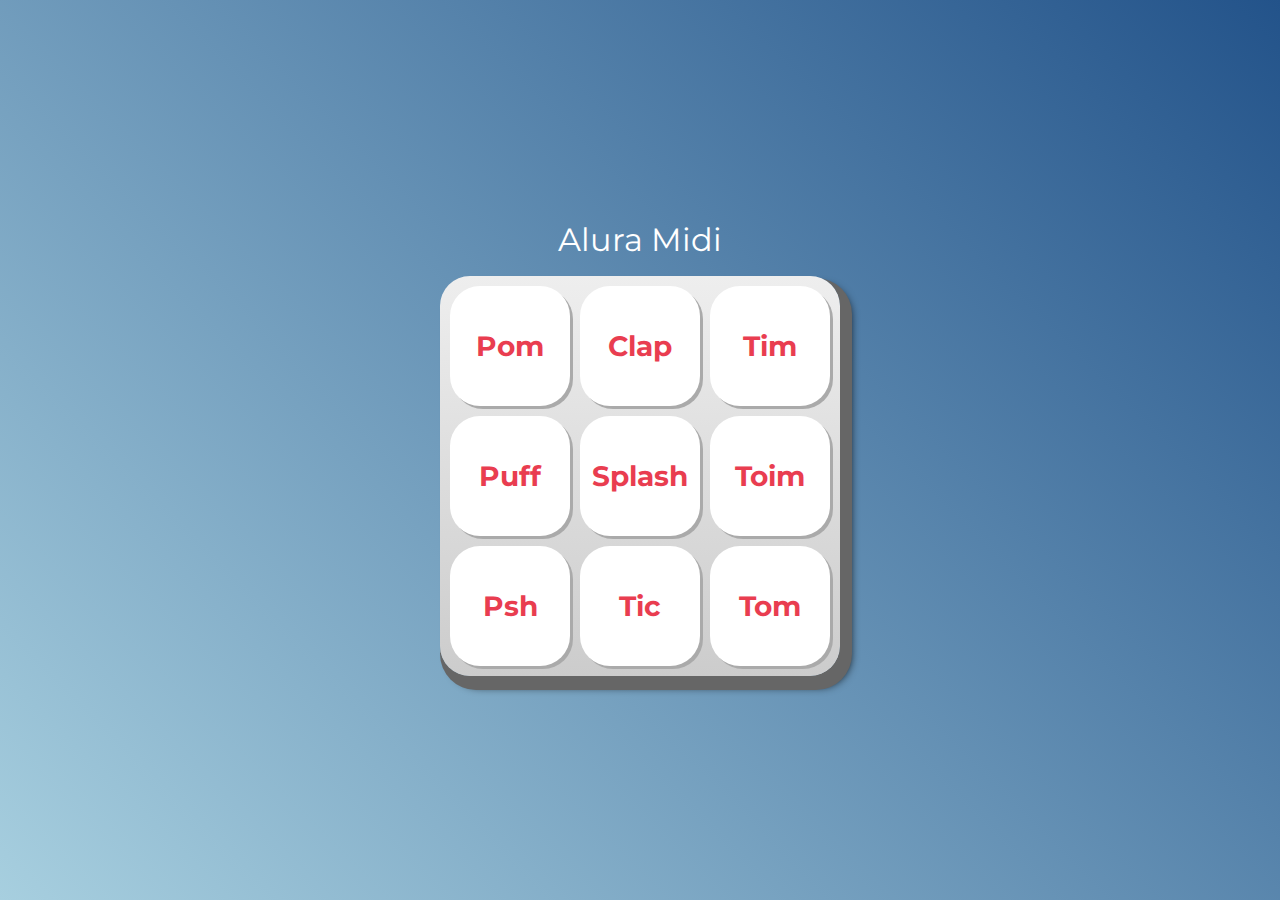
<file: Códigos de páginas/aluramidi-curso-arquivos-iniciais/index.html>
<!DOCTYPE html>
<html lang="pt-BR">
<head>
    <meta charset="UTF-8">
    <meta http-equiv="X-UA-Compatible" content="IE=edge">
    <meta name="viewport" content="width=device-width, initial-scale=1.0">

    <title>Alura MIDI</title>

    <link rel="preconnect" href="https://fonts.googleapis.com">
    <link rel="preconnect" href="https://fonts.gstatic.com" crossorigin>
    <link href="https://fonts.googleapis.com/css2?family=Montserrat:wght@500;600&display=swap" rel="stylesheet">

    <link rel="icon" type="image/png" href="images/bateria.png">
    <link rel="stylesheet" href="css/reset.css">
    <link rel="stylesheet" href="css/estilos.css">

</head>
<body>

    <h1>Alura Midi</h1>

    <section class="teclado">
        <button class="tecla tecla_pom">Pom</button>
        <button class="tecla tecla_clap">Clap</button>
        <button class="tecla tecla_tim">Tim</button>

        <button class="tecla tecla_puff">Puff</button>
        <button class="tecla tecla_splash">Splash</button>
        <button class="tecla tecla_toim">Toim</button>

        <button class="tecla tecla_psh">Psh</button>
        <button class="tecla tecla_tic">Tic</button>
        <button class="tecla tecla_tom">Tom</button>
    </section>

    <audio src="sounds/keyq.wav" id="som_tecla_pom"></audio>
    <audio src="sounds/keyw.wav" id="som_tecla_clap"></audio>
    <audio src="sounds/keye.wav" id="som_tecla_tim"></audio>
    <audio src="sounds/keya.wav" id="som_tecla_puff"></audio>
    <audio src="sounds/keys.wav" id="som_tecla_splash"></audio>
    <audio src="sounds/keyd.wav" id="som_tecla_toim"></audio>
    <audio src="sounds/keyz.wav" id="som_tecla_psh"></audio>
    <audio src="sounds/keyx.wav" id="som_tecla_tic"></audio>
    <audio src="sounds/keyc.wav" id="som_tecla_tom"></audio>

    <script src="main.js"></script>
</body>
</html>
</file>
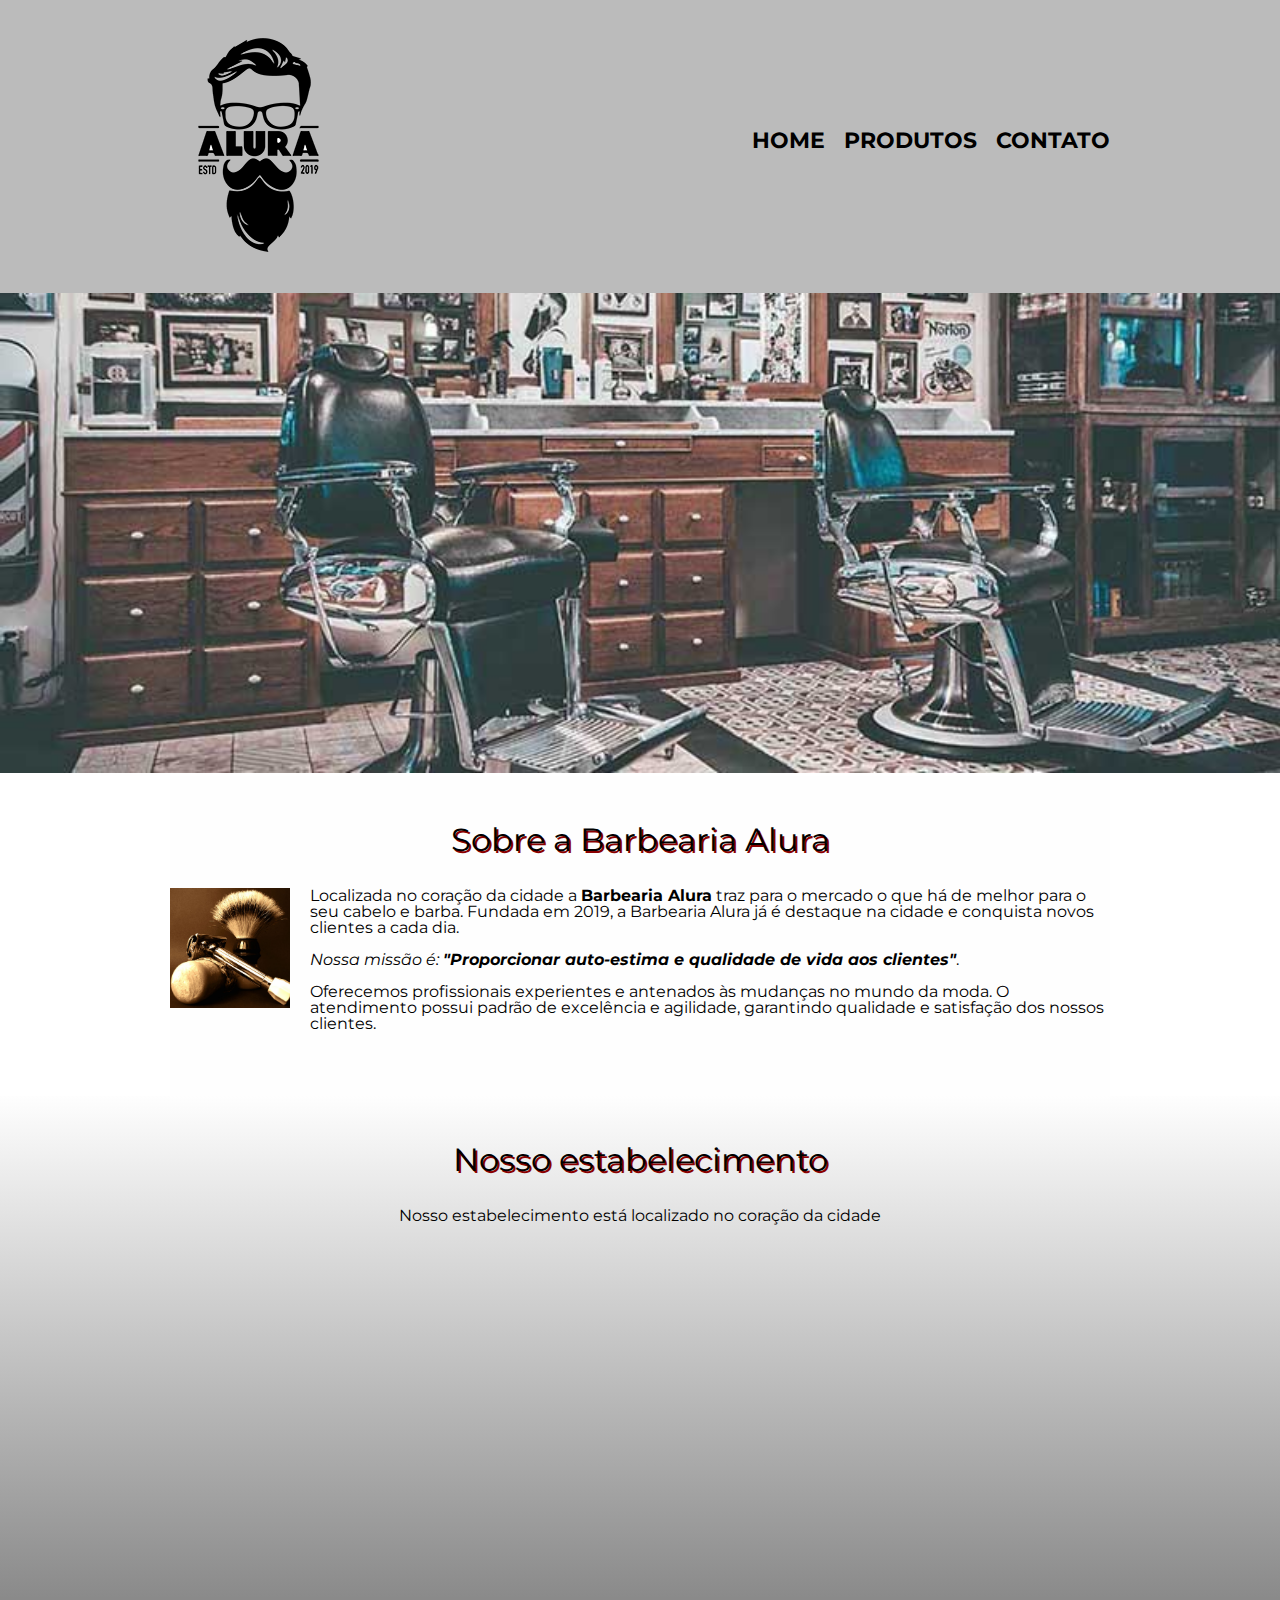
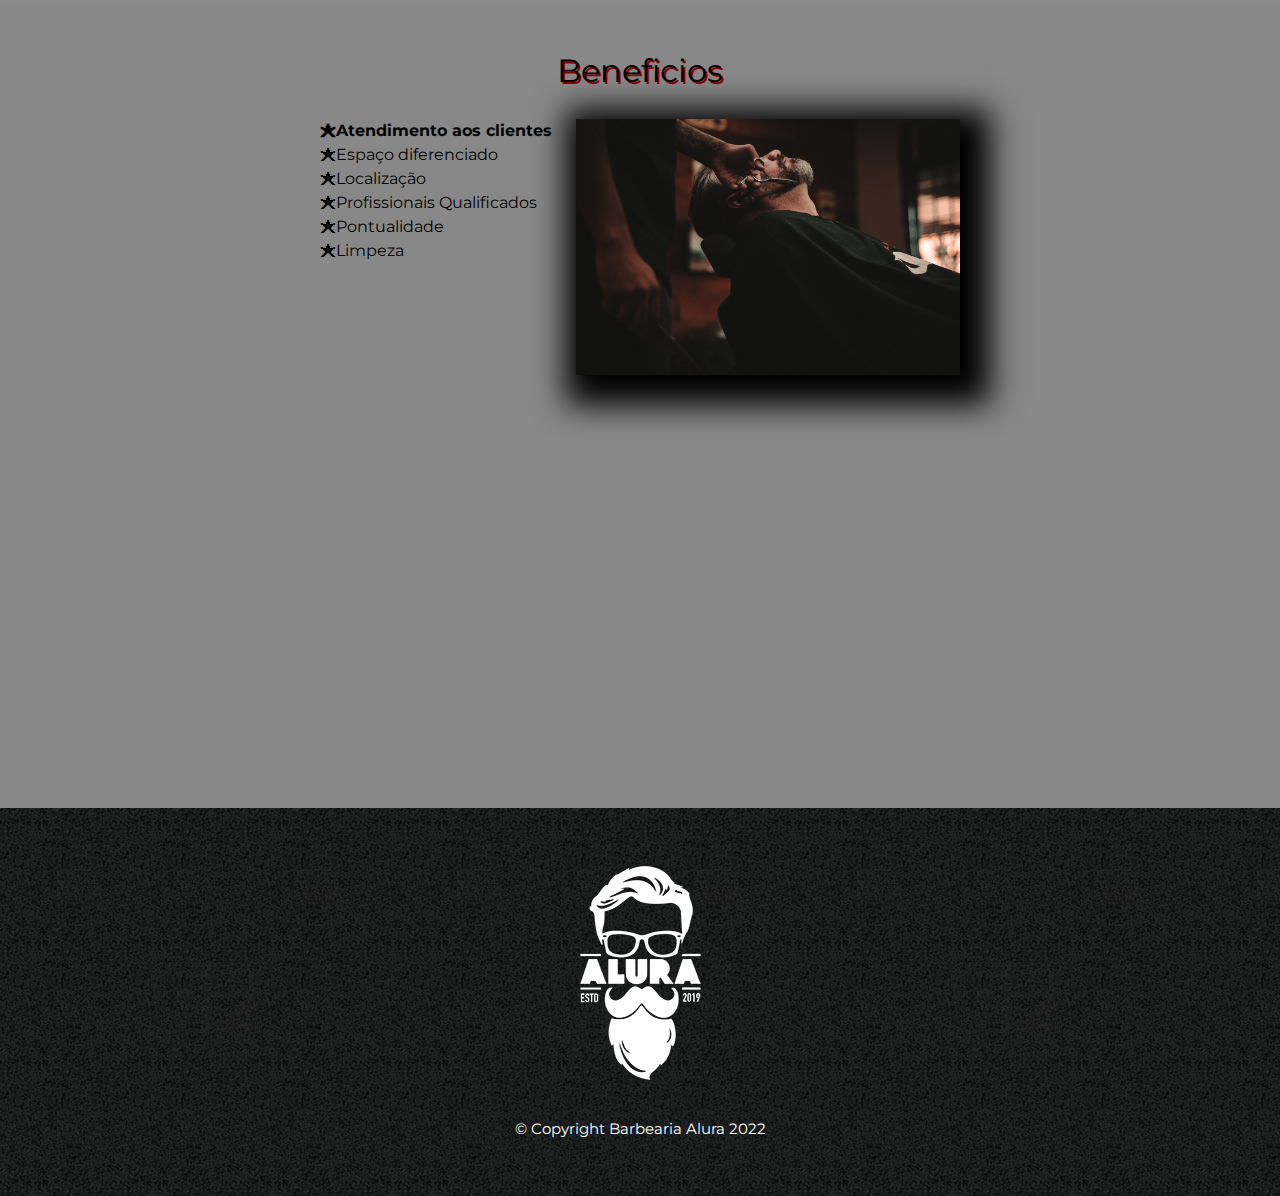
<file: Códigos de páginas/Barbearia alura codigos/index.html>
<!DOCTYPE html>
<html lang="pt-br">
    <head>
        <meta charset="UTF-8">
        <meta name="viewport" content="width=device-widht">
        <title>Barbearia Alura</title>
        <link rel="stylesheet" href="reset.css">
        <link rel="stylesheet" href="style.css">
        <link href="https://fonts.googleapis.com/css?family=Montserrat&display=swap" rel="stylesheet">
    </head>

    <body>
        <header>
            <div class="caixa">
                <h1><img src="logo.png"></h1>
                
                <nav>
                    <ul>
                        <li><a href="index.html">Home</a></li>
                        <li><a href="produtos.html">Produtos</a></li>
                        <li><a href="contato.html">Contato</a></li>
                    </ul>
                </nav>
            </div>
        </header>

        <img class = "banner" src="banner.jpg">
        
        <main>
            <section class="principal">
                <h2 class="titulo-principal">Sobre a Barbearia Alura</h2>

                <img class="utensilios" src="utensilios.jpg" alt="Utensilios de um barbeiro ">
                
                <p>Localizada no coração da cidade a <strong>Barbearia Alura</strong> traz para o mercado o que há de melhor para o seu cabelo e barba. 
                Fundada em 2019, a Barbearia Alura já é destaque na cidade e conquista novos clientes a cada dia.</p>
                    
                <p id = "missao"><em>Nossa missão é: <strong>"Proporcionar auto-estima e qualidade de vida aos clientes"</strong></em>.</p>
                    
                <p>Oferecemos profissionais experientes e antenados às mudanças no mundo da moda. 
                O atendimento possui padrão de excelência e agilidade, garantindo qualidade e satisfação dos nossos clientes.</p>        
            </section>

            <section class="mapa">
                <h3 class="titulo-principal">Nosso estabelecimento</h3>
                <p>Nosso estabelecimento está localizado no coração da cidade</p>
                <div class="mapa-conteudo">
                    <iframe src="https://www.google.com/maps/embed?pb=!1m18!1m12!1m3!1d3656.449977466544!2d-46.63452058554234!3d-23.5881898684675!
                    2m3!1f0!2f0!3f0!3m2!1i1024!2i768!4f13.1!3m3!1m2!1s0x94ce5a2b2ed7f3a1%3A0xab35da2f5ca62674!2sAlura%20-%20Escola%20Online%20de%20
                    Tecnologia!5e0!3m2!1spt-BR!2sbr!4v1670803642052!5m2!1spt-BR!2sbr" width="100%" height="300" style="border:0;" 
                    allowfullscreen="" loading="lazy" referrerpolicy="no-referrer-when-downgrade"></iframe>
                </div>
            </section>
                    
            <section class="beneficios">
                <h3 class="titulo-principal">Beneficios</h3>
                        
                <div class="conteudo-beneficios">

                    <ul class="lista-beneficios">
                        <li class="itens">Atendimento aos clientes</li>
                        <li class="itens">Espaço diferenciado</li>
                        <li class="itens">Localização</li>
                        <li class="itens">Profissionais Qualificados</li>
                        <li class="itens">Pontualidade</li>
                        <li class="itens">Limpeza</li>
                    </ul><img src="beneficios.jpg" class="imagem-beneficios">
                </div>
                
                <div class="video">
                    <iframe width="560" height="315" src="https://www.youtube.com/embed/wcVVXUV0YUY" title="YouTube video player" frameborder="0" 
                    allow="accelerometer; autoplay; clipboard-write; encrypted-media; gyroscope; picture-in-picture" allowfullscreen></iframe>
                </div>
            </section>
        </main>

        <footer>
            <img src="logo-branco.png">
            <p class="copyright">&copy; Copyright Barbearia Alura 2022</p>
        </footer>
    </body>   
</html>
</file>
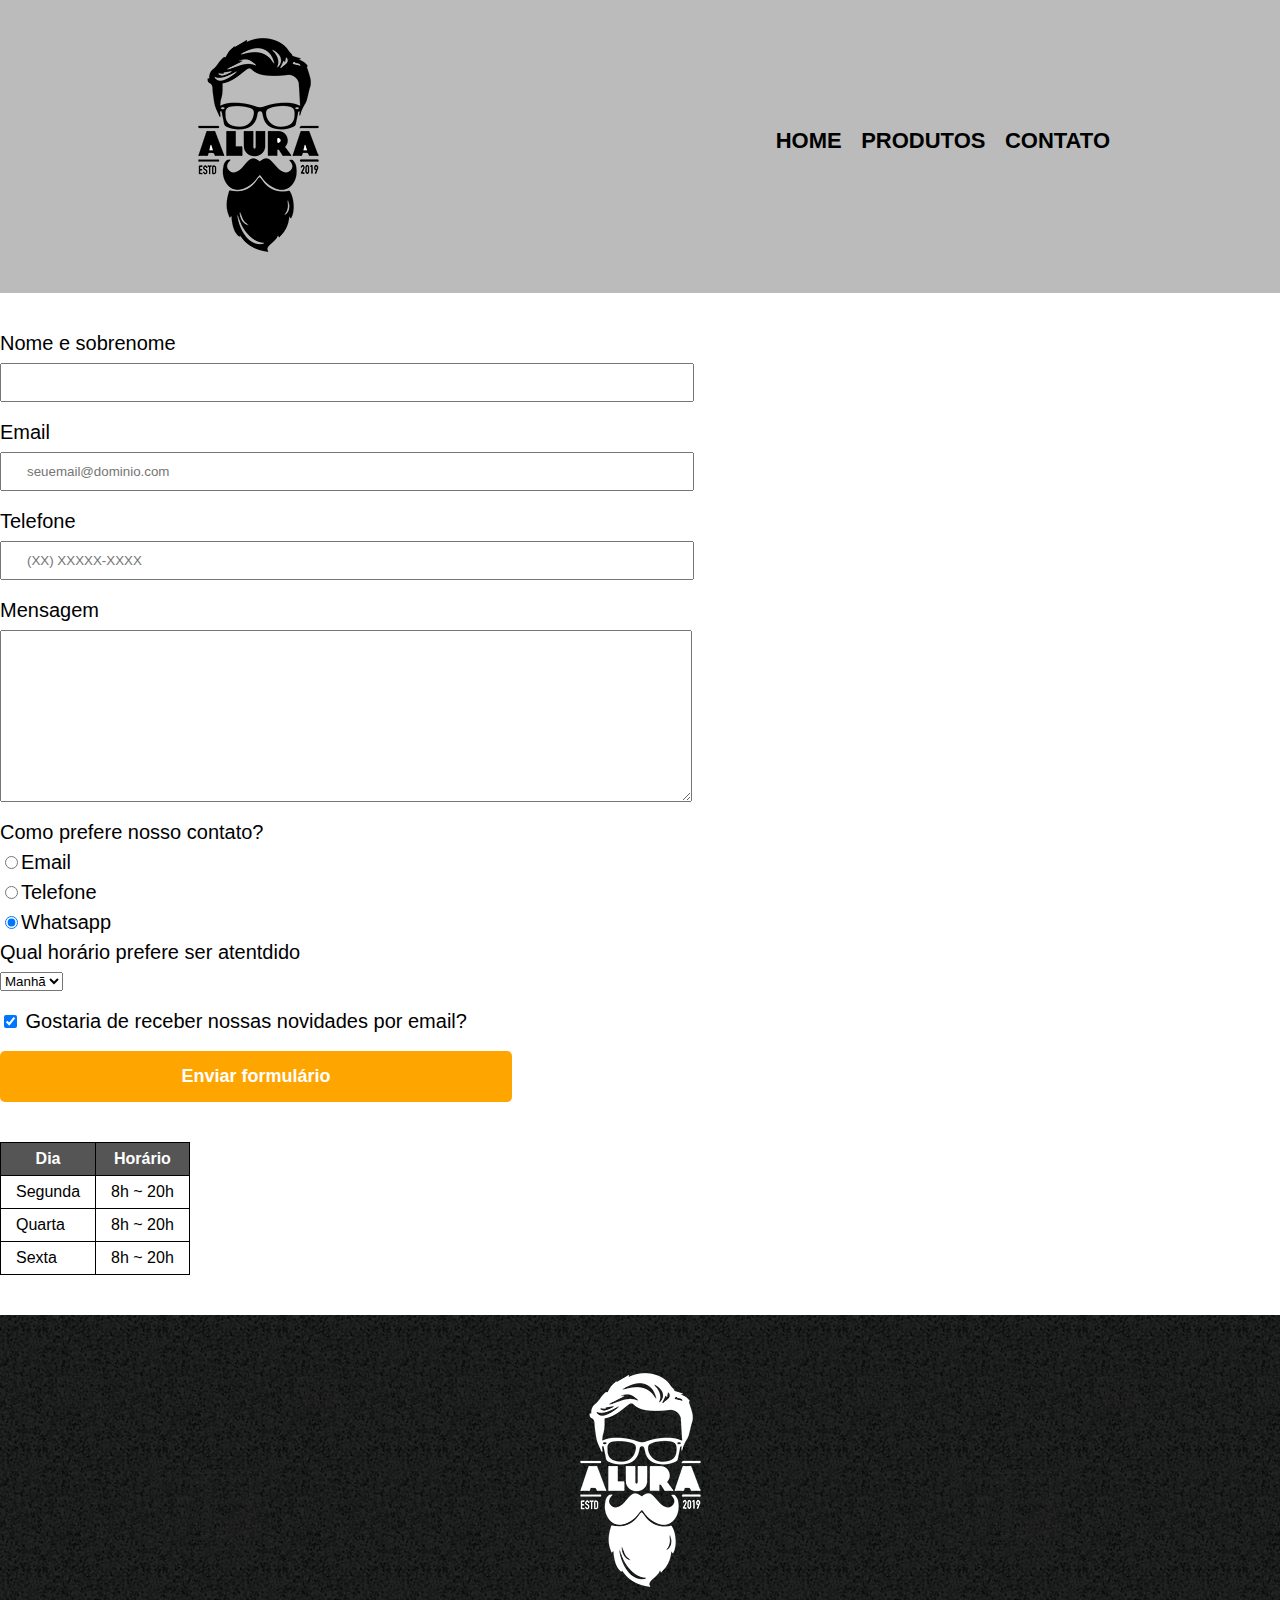
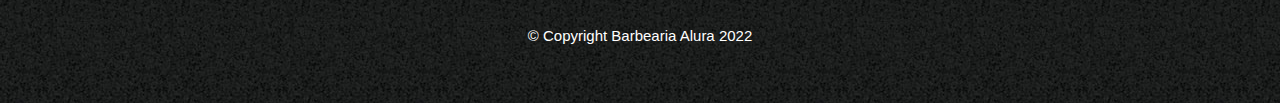
<file: Códigos de páginas/Barbearia alura codigos/contato.html>
<!DOCTYPE html>
<html>
    <head>
        <meta charset="UTF-8">
        <title>Contato - Barbearia Alura</title>
        <link rel="stylesheet" href="reset.css">
        <link rel="stylesheet" href="style.css">
    </head>

    <body>
        <header>
            <div class="caixa">
                <h1><img src="logo.png" alt="Logo da barbearia alura"></h1>
                
                <nav>
                    <ul>
                        <li><a href="index.html">Home</a></li>
                        <li><a href="produtos.html">Produtos</a></li>
                        <li><a href="contato.html">Contato</a></li>
                    </ul>
                </nav>
            </div>
        </header>

        <main>
            <form>
                <label for="nomesobrenome">Nome e sobrenome</label>
                <input type="text" id="nomesobrenome" class="input-padrao" required>

                <label for="email">Email</label>
                <input type="email" id="email" class="input-padrao" required placeholder="seuemail@dominio.com">

                <label for="telefone">Telefone</label>
                <input type="tel" id="telefone" class="input-padrao" required placeholder="(XX) XXXXX-XXXX">

                <label for="mensagem">Mensagem</label>
                <textarea cols="70" rows="10" id="mensagem" class="input-padrao" required></textarea>

                <fieldset>
                    <legend>Como prefere nosso contato?</legend>
                    <label for="radio-email"><input type="radio" name="contato" value="email" id="radio-email">Email</label>
                    
                    <label for="radio-telefone"><input type="radio" name="contato" value="telefone" id="radio-telefone">Telefone</label>
                    
                    <label for="radio-whatsapp"><input type="radio" name="contato" value="whatsapp" id="radio-whatsapp" checked>Whatsapp</label>
                </fieldset>

                <fieldset>
                    <legend>Qual horário prefere ser atentdido</legend>
                    <select>
                        <option>Manhã</option>
                        <option>Tarde</option>
                        <option>Noite</option>
                    </select>
                </fieldset>

                <label class="checkbox"><input type="checkbox" checked> Gostaria de receber nossas novidades por email?</label>

                <input type="submit" value="Enviar formulário" class="enviar">
            </form>

            <table>
                <thead>
                    <tr>
                        <th>Dia</th>        
                        <th>Horário</th>
                    </tr>
                </thead>
                <tbody>    
                    <tr>
                        <td>Segunda</td>
                        <td>8h ~ 20h</td>
                    </tr>
                    <tr>
                        <td>Quarta</td>
                        <td>8h ~ 20h</td>
                    </tr>
                    <tr>
                        <td>Sexta</td>
                        <td>8h ~ 20h</td>
                    </tr>
                </tbody>
            </table>
        
        </main>

        <footer>
            <img src="logo-branco.png" alt="Logo da barbearia alura">
            <p class="copyright">&copy; Copyright Barbearia Alura 2022</p>
        </footer>
    </body>
</html>
</file>
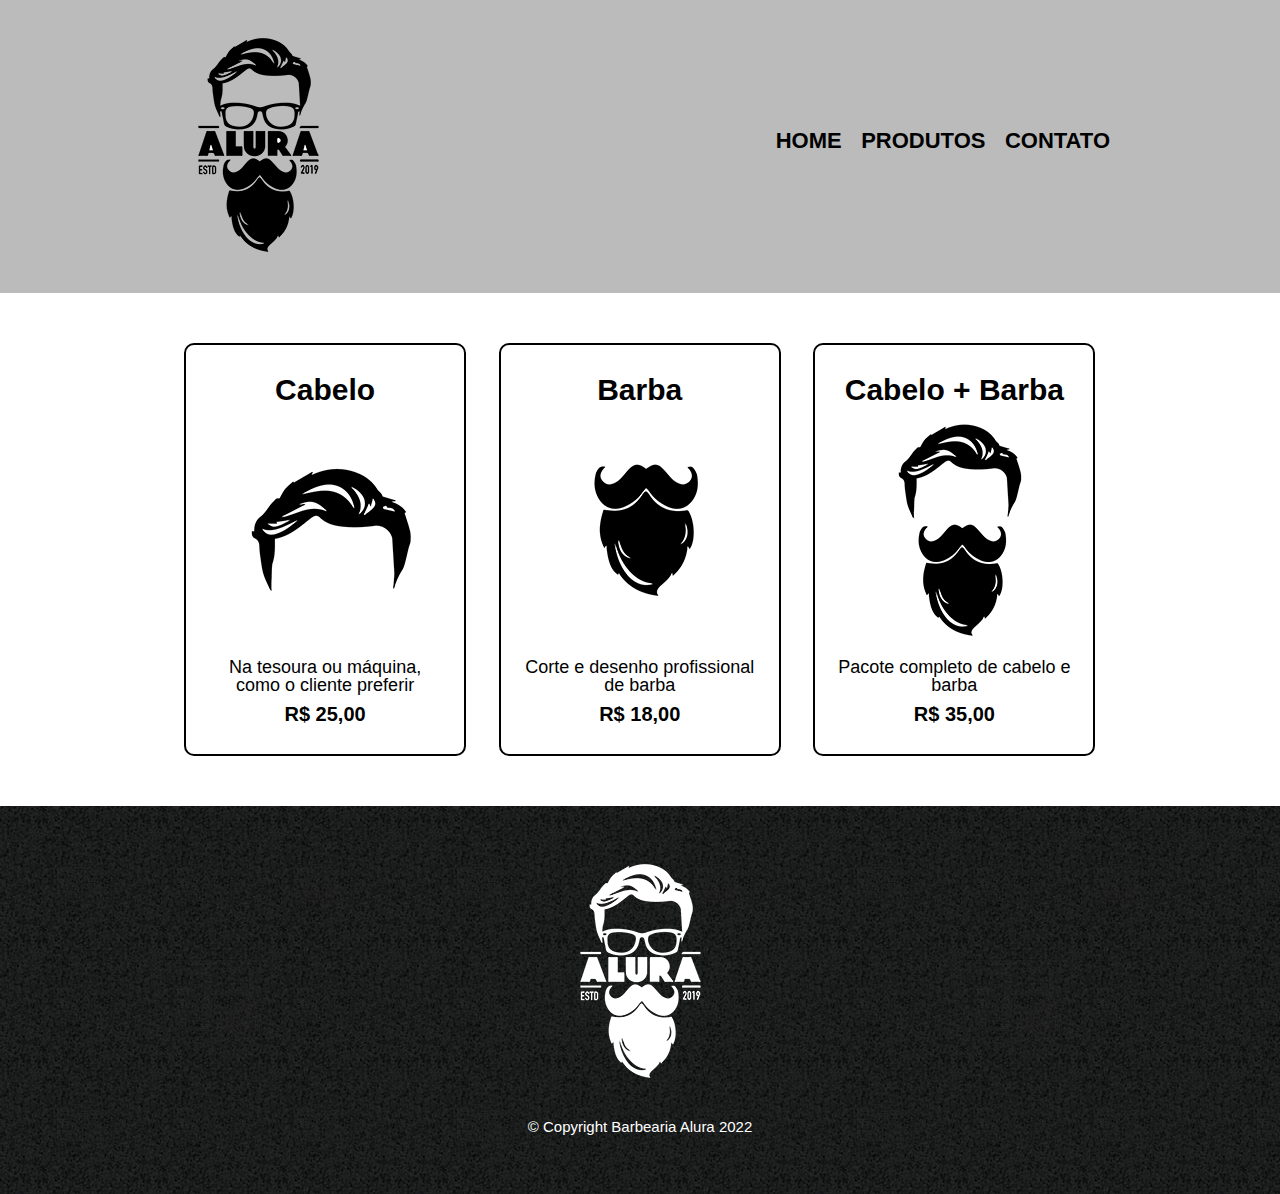
<file: Códigos de páginas/Barbearia alura codigos/produtos.html>
<!DOCTYPE html>
<html>
    <head>
        <meta charset="UTF-8">
        <title>Produtos - Barbearia Alura</title>
        <link rel="stylesheet" href="reset.css">
        <link rel="stylesheet" href="style.css">
    </head>

    <body>
        <header>
            <div class="caixa">
                <h1><img src="logo.png"></h1>
                
                <nav>
                    <ul>
                        <li><a href="index.html">Home</a></li>
                        <li><a href="produtos.html">Produtos</a></li>
                        <li><a href="contato.html">Contato</a></li>
                    </ul>
                </nav>
            </div>
        </header>

        <main>
            <ul class="produtos">
                <li>
                    <h2>Cabelo</h2>
                    <img src="cabelo.jpg">
                    <p class="produto-descricao">Na tesoura ou máquina, como o cliente preferir</p>
                    <p class="produto-preco">R$ 25,00</p>
                </li>
                <li>
                    <h2>Barba</h2>
                    <img src="barba.jpg">
                    <p class="produto-descricao">Corte e desenho profissional de barba</p>
                    <p class="produto-preco">R$ 18,00</p>
                </li>    
                <li>
                    <h2>Cabelo + Barba</h2>
                    <img src="cabelo+barba.jpg">
                    <p class="produto-descricao">Pacote completo de cabelo e barba</p>
                    <p class="produto-preco">R$ 35,00</p>
                </li>
            </ul>
        </main>

        <footer>
            <img src="logo-branco.png">
            <p class="copyright">&copy; Copyright Barbearia Alura 2022</p>
        </footer>
    </body>
</html>
</file>
<file: Códigos de páginas/aluramidi-curso-arquivos-iniciais/css/estilos.css>
:root {
  --cinza: #aaa;
  --vermelha: #e93d50;
  --vermelha-escura: #af303f;
  --branca: #fff;
  --luz: rgb(229, 255, 0);
}

body {
  align-items: center;
  background: linear-gradient(45deg, #a7cfdf 0%,#23538a 100%);
  display: flex;
  justify-content: center;
  flex-direction: column;
  font-family: 'Montserrat', sans-serif;
  min-height: 100vh;
}

h1 {
  color: var(--branca);
  margin-bottom: 20px;
  font-size: 2rem;
}

.teclado {
  background: linear-gradient(to bottom, #eeeeee 0%,#cccccc 100%);
  box-shadow: 6px 8px 0 6px #666, 10px 10px 10px #000;
  border-radius: 30px;
  display: grid;
  gap: 10px;
  grid-template-columns: repeat(3, 1fr);
  padding: 10px;
}

.tecla {
  background-color: var(--branca);
  border-radius: 30px;
  box-shadow: 3px 3px 0 var(--cinza);
  color: var(--vermelha);
  cursor: pointer;
  height: 120px;
  font-size: 1.75em;
  font-weight: bold;
  line-height: 120px;
  text-align: center;
  width: 120px;
}

.tecla.ativa,
.tecla:active {
  background-color: var(--vermelha);
  border: 4px solid  var(--vermelha);
  box-shadow: 3px 3px 0 var(--vermelha-escura) inset;
  color: var(--branca);
  outline: none;
}

.tecla.focus,
.tecla:focus {
  outline: none;
  box-shadow: 1px 1px 10px var(--luz);
}

.tecla.active:focus,
.tecla:active:focus {
  box-shadow: 3px 3px 0 var(--vermelha-escura) inset, 1px 1px 10px var(--luz);
}
</file>
<file: Códigos de páginas/Barbearia alura codigos/style.css>
body{
    font-family: "Montserrat", sans-serif;
}

header{
    background: #BBBBBB;
    padding: 20px 0;
}

.caixa{
    position: relative;
    width: 940px;
    margin: 0 auto;
}

nav{
    position: absolute;
    top: 110px;
    right: 0;
}

nav li{
    display: inline;
    margin: 0 0 0 15px;
}

nav a{
    text-transform: uppercase;
    color: #000000;
    font-weight: bold;
    font-size: 22px;
    text-decoration: none;
}

nav a:hover{
    color: #c78c19;
    text-decoration: underline;
}

.produtos{
    width: 940px;
    margin: 0 auto;
    padding: 50px 0;
}

.produtos li{
    display: inline-block;
    text-align: center;
    width: 30%;
    vertical-align: top;
    margin: 0 1.5%;
    padding: 30px 20px;
    box-sizing: border-box;
    border: 2px solid black;
    border-radius: 10px;
}

.produtos li:hover{
    border-color: #c78c19;
}

.produtos li:active{
    border-color: #088c19;
}

.produtos li:hover h2{
    font-size: 34px;
}

.produtos h2{
    font-size: 30px;
    font-weight: bold;
}

.produto-descricao{
    font-size: 18px;
}

.produto-preco{
    font-size: 20px;
    font-weight: bold;
    margin-top: 10px;
}

footer{
    text-align: center;
    background: url("bg.jpg");
    padding: 40px 0;
}

.copyright{
    color: white;
    font-size: 15px;
    margin: 20px 0;
}

form{
    margin: 40px 0;
}

form label, form legend{
    display: block;
    font-size: 20px;
    margin: 0 0 10px;
}

.input-padrao{
    display: block;
    margin: 0 0 20px;
    padding: 10px 25px;
    width: 50%;
}

.checkbox{
    margin: 20px 0;
}

.enviar{
    width: 40%;
    padding: 15px 0;
    background: orange;
    color: white;
    font-weight: bold;
    font-size: 18px;
    border: none;
    border-radius: 5px;
    transition: 1s all;
    cursor: pointer;
}

.enviar:hover{
    background: darkorange;
    transform: scale(1.2);
}

table{
    margin: 20px 0 40px;
}

thead{
    background: #555555;
    color: white;
    font-weight: bold;
}

td, th{
    border: 1px solid #000000;
    padding: 8px 15px;
}

/*css da pagina inicial*/
.banner{
    width: 100%;
}

.titulo-principal{
    text-align: center;
    font-size: 2em;
    margin: 0 0 1em;
    clear: left;
    text-shadow: 2px 2px darkred;
}

.principal{
    width: 940px;
    margin: 0 auto;
    padding: 3em 0;
    background: #FEFEFE;
}

.principal p{
    margin: 0 0 1em;
}

.principal strong{
    font-weight: bold;
}

.principal em{
    font-style: italic;
}

.utensilios{
    width: 120px;
    float: left;
    margin: 0 20px 20px 0;
}

.mapa{
    padding: 3em 0;
    background: linear-gradient(#FEFEFE, #888888);
}

.mapa-conteudo{
    width: 940px;
    margin: 0 auto;
}

.mapa p{
    margin: 0 0 2em;
    text-align: center;
}

.beneficios{
    padding: 3em 0;
    background: #888888;
}

.conteudo-beneficios{
    width: 640px;
    margin: 0 auto;
}

.lista-beneficios{
    width: 40%;
    display: inline-block;
    vertical-align: top;
}

.itens{
    line-height: 1.5;
}

.itens:first-child{
    font-weight: bold;
}

.itens::before{
    content: "🟊";
}

.imagem-beneficios{
    width: 60%;
    opacity: 1;
    transition: 400ms;
    box-shadow: 10px 10px 30px 20px black;
}

.imagem-beneficios:hover{
    opacity: 0.3;
}

.video{
    width: 560px;
    margin: 2em auto;
}

@media screen and (max-width: 480px) {
    .caixa, .principal, .conteudo-beneficios, .mapa-conteudo, .video{
        width: auto;
    }

    h1{
        text-align: center;
    }

    nav{
        position: static;
    }

    .lista-beneficios, .imagem-beneficios{
        width: 100%;
    }
}
</file>
